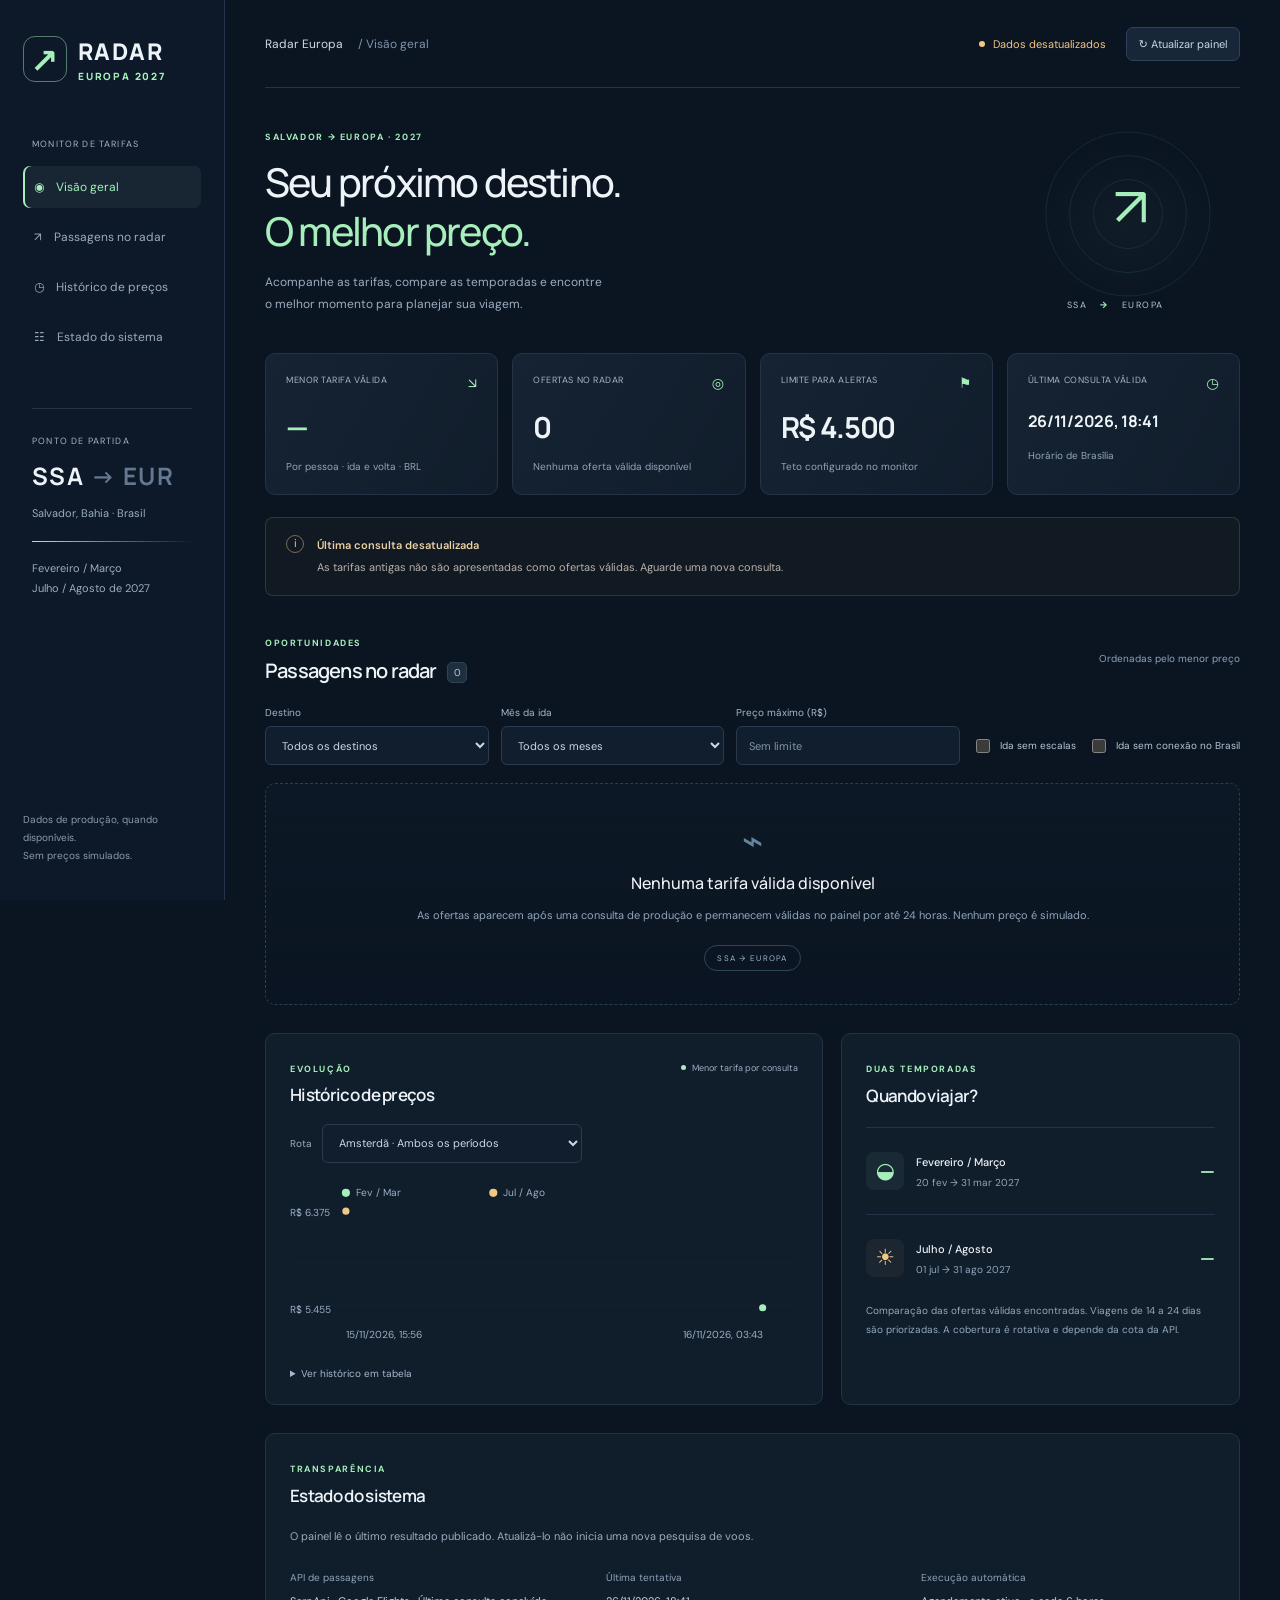
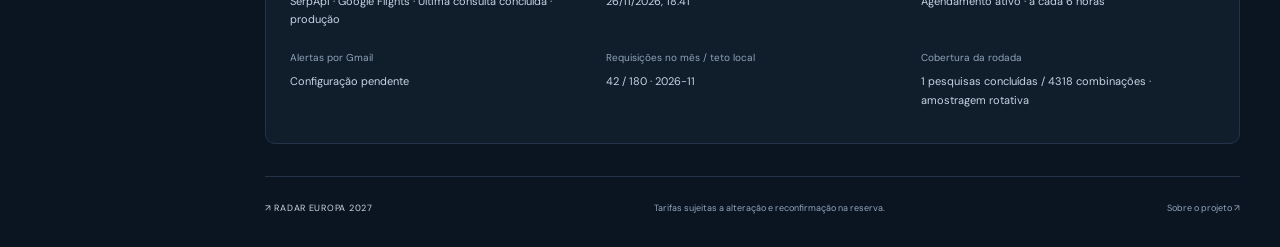
<file: radar-europa-2027/index.html>
<!doctype html>
<html lang="pt-BR"><head><meta charset="utf-8"><meta name="viewport" content="width=device-width,initial-scale=1"><meta name="theme-color" content="#0b1522"><meta name="description" content="Monitor de passagens de Salvador para a Europa em 2027. Tarifas, histórico e estado real das consultas."><title>Radar Europa 2027 · Salvador → Europa</title><link rel="stylesheet" href="styles.css"><script src="app.js?v=20261105-periodos-2" defer></script></head>
<body><a class="skip" href="#offers" aria-label="Passagens no radar">Pular para as ofertas</a><div class="app">
<aside class="sidebar"><a class="logo" href="./" aria-label="Radar Europa 2027, início"><span class="logo-icon">↗</span><span>RADAR<span class="logo-sub">EUROPA 2027</span></span></a><span class="nav-label">MONITOR DE TARIFAS</span><nav aria-label="Navegação principal"><a class="active" href="#overview" aria-label="Visão geral">◉ <span>Visão geral</span></a><a href="#offers" aria-label="Passagens no radar">↗ <span>Passagens no radar</span></a><a href="#history" aria-label="Histórico de preços">◷ <span>Histórico de preços</span></a><a href="#system" aria-label="Estado do sistema">☷ <span>Estado do sistema</span></a></nav><div class="origin"><span class="nav-label">PONTO DE PARTIDA</span><strong>SSA <span>→ EUR</span></strong><span>Salvador, Bahia · Brasil</span><div class="origin-line"></div><small>Fevereiro / Março<br>Julho / Agosto de 2027</small></div><div class="sidebar-foot">Dados de produção, quando disponíveis.<br>Sem preços simulados.</div></aside>
<main id="overview"><header class="topbar"><span class="breadcrumb">Radar Europa <span>/ Visão geral</span></span><div class="top-actions"><span class="status" id="api-badge">Carregando estado</span><button id="refresh" type="button" aria-label="Atualizar dados do painel">↻ <span>Atualizar painel</span></button></div></header>
<section class="intro"><div><div class="eyebrow">SALVADOR → EUROPA · 2027</div><h1>Seu próximo destino.<br><em>O melhor preço.</em></h1><p>Acompanhe as tarifas, compare as temporadas e encontre<br class="desktop"> o melhor momento para planejar sua viagem.</p></div><div class="radar-art" aria-hidden="true"><div class="orbit orbit1"></div><div class="orbit orbit2"></div><div class="orbit orbit3"></div><span class="radar-plane">↗</span><span class="radar-label">SSA <b>→</b> EUROPA</span></div></section>
<section class="metrics" aria-label="Resumo do monitor"><article><span class="metric-label">MENOR TARIFA VÁLIDA <span>↘</span></span><strong id="best">—</strong><small>Por pessoa · ida e volta · BRL</small></article><article><span class="metric-label">OFERTAS NO RADAR <span>◎</span></span><strong id="count">0</strong><small id="count-caption">Aguardando consulta de produção</small></article><article><span class="metric-label">LIMITE PARA ALERTAS <span>⚑</span></span><strong id="threshold">R$ 4.500</strong><small>Teto configurado no monitor</small></article><article><span class="metric-label">ÚLTIMA CONSULTA VÁLIDA <span>◷</span></span><strong class="date-value" id="updated">Não realizada</strong><small>Horário de Brasília</small></article></section>
<div class="notice" id="notice" role="status" aria-live="polite"><span class="notice-icon">i</span><div><strong id="notice-title">Lendo os dados do radar</strong><p id="notice-text">Carregando o último estado publicado.</p></div></div>
<section class="content-section" id="offers"><div class="section-heading"><div><span class="eyebrow">OPORTUNIDADES</span><h2>Passagens no radar <span class="counter" id="filtered-count">0</span></h2></div><span class="section-note">Ordenadas pelo menor preço</span></div><form class="filters" id="filters" aria-label="Filtrar passagens"><label>Destino<select id="destination"><option value="">Todos os destinos</option></select></label><label>Mês da ida<select id="month"><option value="">Todos os meses</option><option value="02">Fevereiro</option><option value="03">Março</option><option value="07">Julho</option><option value="08">Agosto</option></select></label><label>Preço máximo (R$)<input id="max-price" type="number" min="1" step="100" placeholder="Sem limite"></label><label class="check"><input type="checkbox" id="direct"> Ida sem escalas</label><label class="check"><input type="checkbox" id="no-domestic"> Ida sem conexão no Brasil</label></form><div class="offers-grid" id="offer-list" aria-live="polite"></div><div class="empty" id="empty"><span class="empty-icon">⌁</span><h3>Nenhuma tarifa verificada ainda</h3><p>As ofertas aparecem aqui após uma consulta de produção.<br>Você verá preços reais, datas, companhias e conexões.</p><span class="empty-pill">SSA → EUROPA</span></div></section>
<div class="analysis-grid"><section class="panel" id="history"><div class="section-heading"><div><span class="eyebrow">EVOLUÇÃO</span><h2>Histórico de preços</h2></div><span class="legend"><i></i> Menor tarifa por consulta</span></div><label class="history-select">Rota <select id="history-route" aria-label="Rota do gráfico"></select></label><div id="chart" class="chart"><div class="chart-empty">O gráfico será formado pelas consultas reais.<small>Amostras de rotas e períodos diferentes não são conectadas.</small></div></div><details><summary>Ver histórico em tabela</summary><div class="table-wrap"><table><thead><tr><th>Consulta</th><th>Rota</th><th>Período</th><th>Menor tarifa</th></tr></thead><tbody id="history-table"></tbody></table></div></details></section><section class="panel comparison"><span class="eyebrow">DUAS TEMPORADAS</span><h2>Quando viajar?</h2><div class="season"><span class="season-icon">◒</span><div><b>Fevereiro / Março</b><small>20 fev → 31 mar 2027</small></div><strong id="season-one">—</strong></div><div class="season"><span class="season-icon summer">☀</span><div><b>Julho / Agosto</b><small>01 jul → 31 ago 2027</small></div><strong id="season-two">—</strong></div><p class="comparison-note">Comparação das ofertas válidas encontradas. Viagens de 14 a 24 dias são priorizadas. A cobertura é rotativa e depende da cota da API.</p></section></div>
<section class="panel system" id="system"><div><span class="eyebrow">TRANSPARÊNCIA</span><h2>Estado do sistema</h2><p>O painel lê o último resultado publicado. Atualizá-lo não inicia uma nova pesquisa de voos.</p></div><dl><div><dt>API de passagens</dt><dd id="api-state">Carregando</dd></div><div><dt>Última tentativa</dt><dd id="attempt">—</dd></div><div><dt>Execução automática</dt><dd id="scheduler">Não confirmada</dd></div><div><dt>Alertas por Gmail</dt><dd id="email-state">Não confirmado</dd></div><div><dt>Requisições no mês / teto local</dt><dd id="quota">—</dd></div><div><dt>Cobertura da rodada</dt><dd id="coverage">Nenhuma consulta confirmada</dd></div></dl><p id="errors" class="system-error"></p></section>
<footer><span class="footer-brand">↗ RADAR EUROPA 2027</span><span>Tarifas sujeitas a alteração e reconfirmação na reserva.</span><a href="https://github.com/foxnove/site/tree/master/radar-europa-2027" target="_blank" rel="noopener noreferrer">Sobre o projeto ↗</a></footer>
</main></div></body></html>
</file>
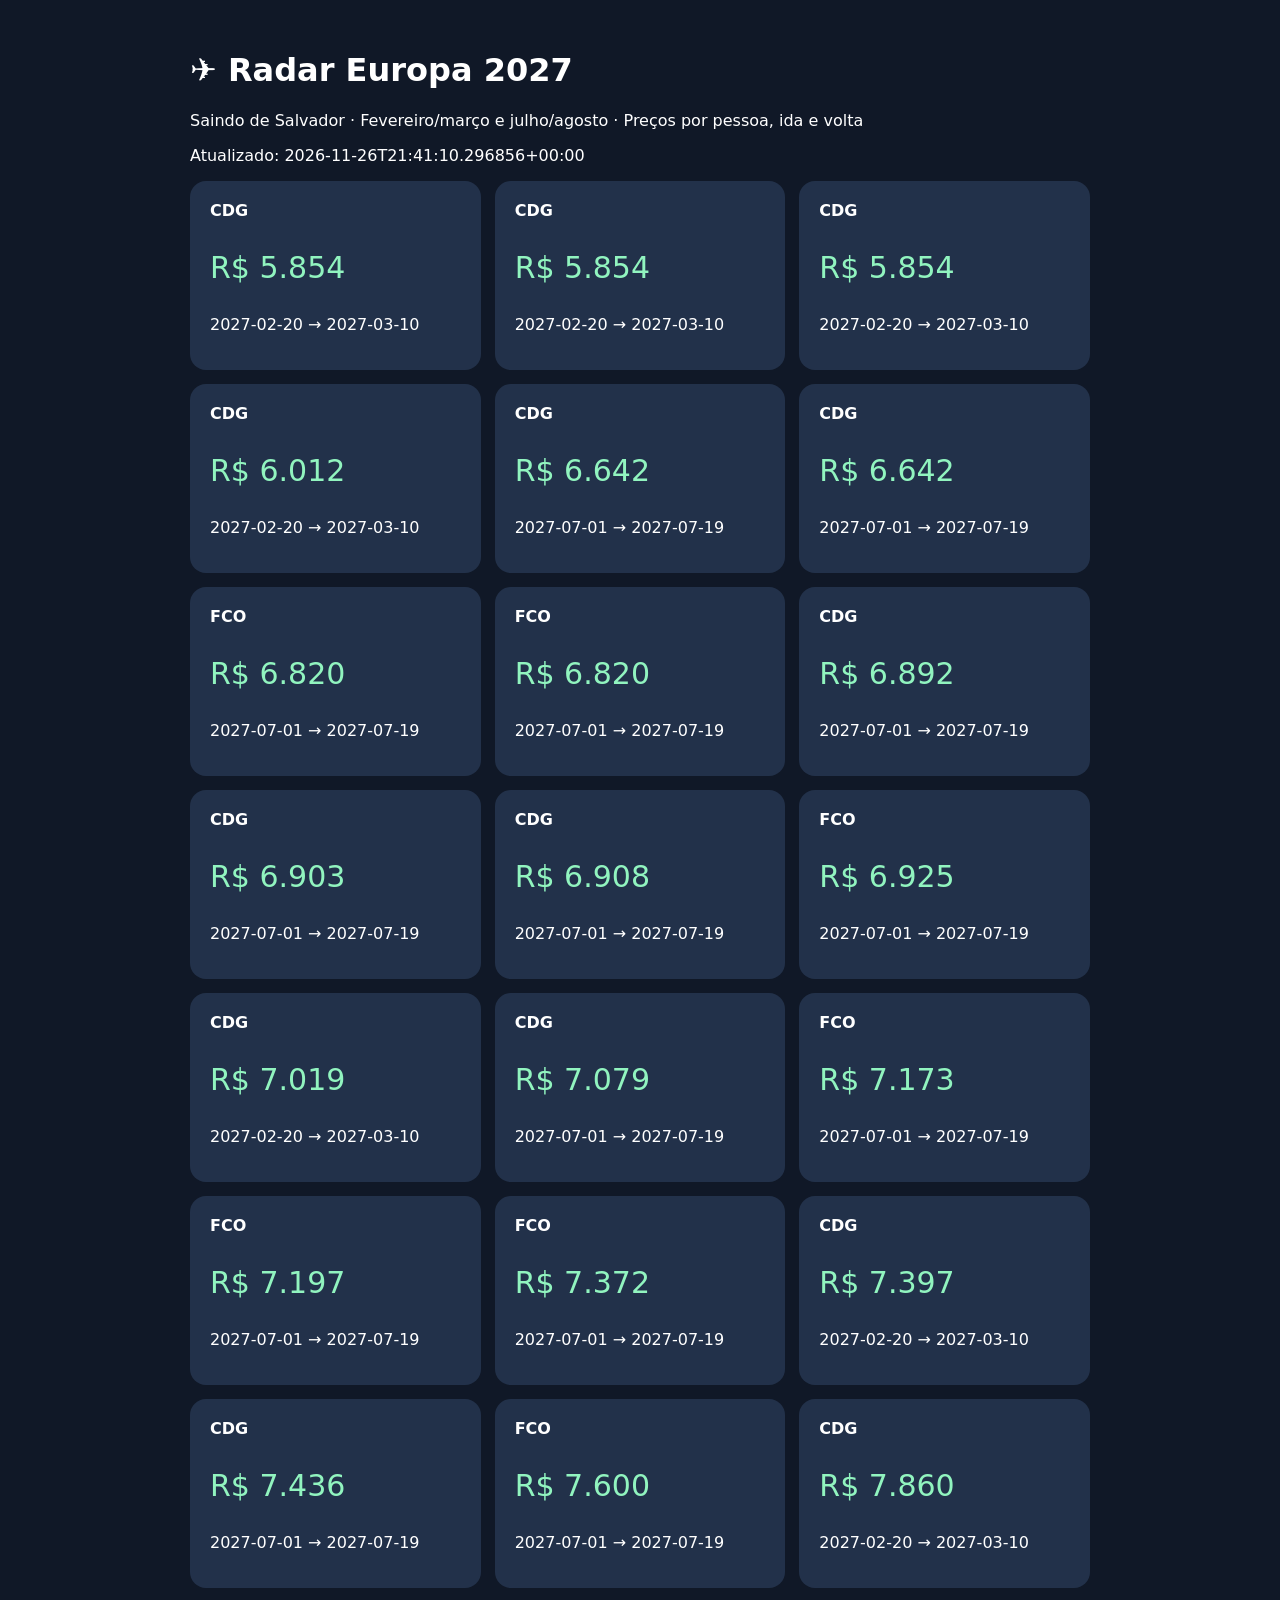
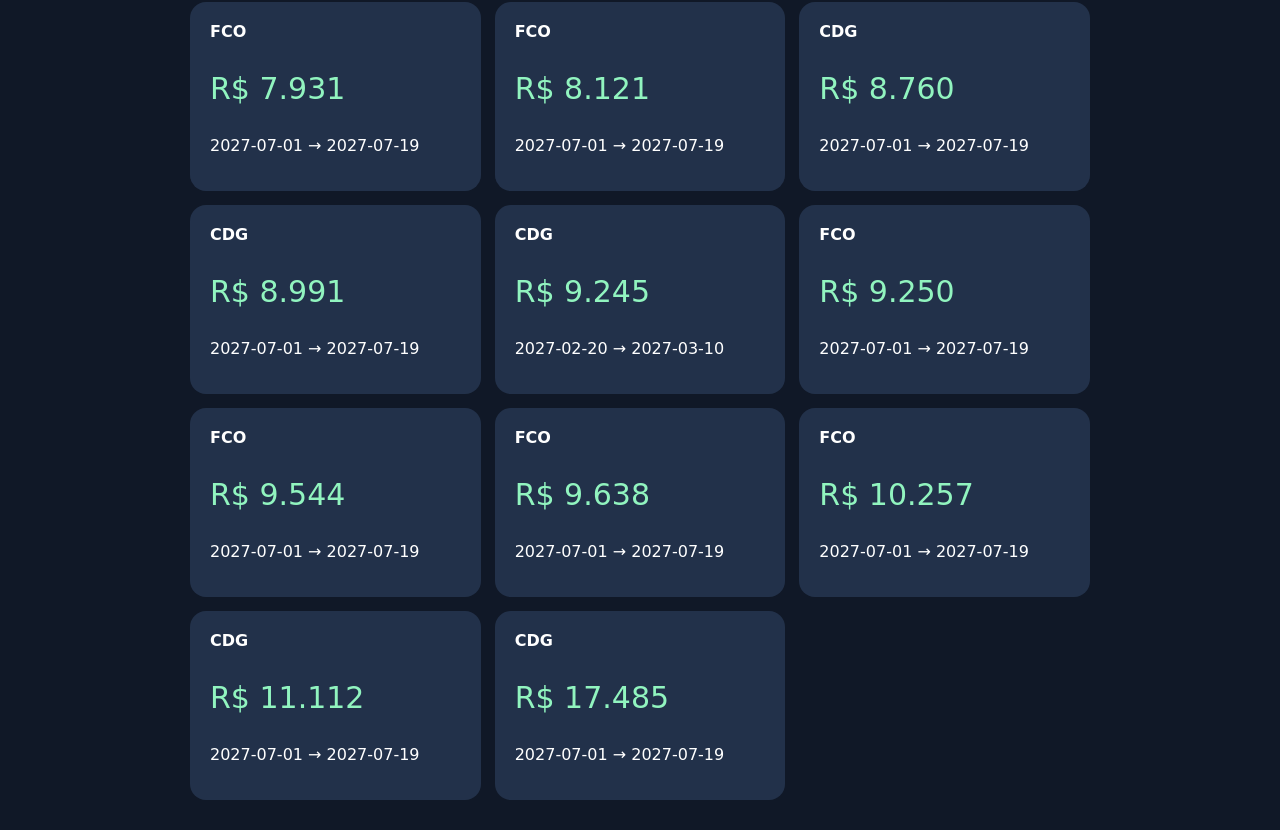
<file: radar-europa-2027/docs/index.html>
<!doctype html><html lang="pt-BR"><meta charset="utf-8"><meta name="viewport" content="width=device-width,initial-scale=1"><title>Radar Europa 2027</title><style>body{background:#101827;color:white;font:16px system-ui;margin:0}main{max-width:900px;margin:auto;padding:30px}.grid{display:grid;grid-template-columns:repeat(auto-fit,minmax(230px,1fr));gap:14px}.card{background:#22314a;padding:20px;border-radius:16px}.price{font-size:30px;color:#91f4bf}</style><main><h1>✈ Radar Europa 2027</h1><p>Saindo de Salvador · Fevereiro/março e julho/agosto · Preços por pessoa, ida e volta</p><p id="status">Aguardando dados reais.</p><div class="grid" id="offers"></div></main><script>fetch('data.json?'+Date.now()).then(r=>r.json()).then(d=>{document.querySelector('#status').textContent=d.updated_at?'Atualizado: '+d.updated_at:'Aguardando primeira consulta';document.querySelector('#offers').innerHTML=(d.offers||[]).map(o=>'<div class="card"><b>'+o.destination+'</b><p class="price">R$ '+o.price.toLocaleString('pt-BR')+'</p><p>'+o.departure+' → '+o.return+'</p></div>').join('')}).catch(()=>{})</script></html>
</file>
<file: radar-europa-2027/styles.css>
@import url('https://fonts.googleapis.com/css2?family=DM+Sans:wght@400;500;600;700&family=Manrope:wght@400;500;600;700;800&display=swap');
:root{color-scheme:dark;--bg:#0b1522;--panel:#111e2e;--line:#243347;--text:#edf3f7;--muted:#9bacc0;--green:#a6efbb;--amber:#f1c784;font-family:'DM Sans',system-ui,sans-serif}*{box-sizing:border-box}html{scroll-behavior:smooth;scroll-padding-top:20px}body{margin:0;background:var(--bg);color:var(--text);font-size:14px}a{color:inherit;text-decoration:none}button,input,select{font:inherit}button,a,input,select,summary{-webkit-tap-highlight-color:transparent}button:focus-visible,a:focus-visible,input:focus-visible,select:focus-visible,summary:focus-visible{outline:2px solid var(--green);outline-offset:4px}button{cursor:pointer}.skip{position:fixed;top:-100px;left:10px;z-index:9;background:var(--green);color:#0b1522;padding:12px}.skip:focus{top:10px}.app{display:grid;grid-template-columns:225px minmax(0,1fr);min-height:100vh}.sidebar{border-right:1px solid var(--line);background:#0d1928;padding:35px 23px;display:flex;flex-direction:column;position:sticky;top:0;height:100vh}.logo{display:flex;gap:11px;align-items:center;font-family:Manrope,system-ui,sans-serif;font-weight:800;font-size:23px;letter-spacing:.06em}.logo-icon{display:grid;place-items:center;border:1px solid #a6efbb77;border-radius:12px;color:var(--green);font-size:34px;width:44px;height:46px}.logo-sub{display:block;font-size:10px;letter-spacing:.18em;color:var(--green);margin-top:2px}.nav-label{font-size:9px;letter-spacing:.13em;color:#a6b3c3}.sidebar>.nav-label{margin:55px 9px 16px}nav{display:grid;gap:8px}nav a{display:flex;gap:12px;align-items:center;padding:13px 11px;font-size:12px;color:var(--muted);border-radius:7px}nav a.active{background:#a6efbb10;color:var(--green);box-shadow:inset 2px 0 var(--green)}nav a:hover{background:#a6efbb12}.origin{margin:50px 9px 0;padding-top:26px;border-top:1px solid var(--line);display:flex;flex-direction:column;gap:12px}.origin strong{font-family:Manrope,sans-serif;font-size:24px;letter-spacing:.06em}.origin strong span{color:#647991}.origin>span:not(.nav-label),.origin small{color:var(--muted);font-size:11px;line-height:1.8}.origin-line{height:1px;background:linear-gradient(90deg,var(--green),transparent);margin:5px 0}.sidebar-foot{margin-top:auto;padding-top:40px;color:#8a9aae;font-size:10px;line-height:1.8}main{padding:0 40px;max-width:1540px;width:100%;margin:auto}.topbar{height:88px;border-bottom:1px solid var(--line);display:flex;justify-content:space-between;align-items:center;gap:15px}.breadcrumb{font-size:12px;color:#cfdae6}.breadcrumb span{color:#7f93ab;margin-left:12px}.top-actions{display:flex;gap:20px;align-items:center}.status{font-size:11px;color:var(--amber);display:flex;align-items:center;gap:8px}.status:before{content:'';width:6px;height:6px;border-radius:50%;background:currentColor}.status.healthy{color:var(--green)}button{background:#172638;color:#cbd7e5;border:1px solid #304158;border-radius:7px;padding:9px 12px;font-size:11px}button:hover{border-color:var(--green)}button:disabled{opacity:.5;cursor:wait}.intro{display:flex;justify-content:space-between;align-items:center;padding:43px 0 37px}.eyebrow{font-size:9px;letter-spacing:.18em;font-weight:700;color:var(--green)}h1,h2,h3{font-family:Manrope,system-ui,sans-serif}h1{font-size:clamp(27px,3.1vw,43px);font-weight:500;line-height:1.23;letter-spacing:-.045em;margin:15px 0}h1 em{font-style:normal;color:var(--green)}.intro p{color:var(--muted);font-size:12px;line-height:1.9;margin:0}.radar-art{width:225px;height:185px;position:relative;flex-shrink:0;background:radial-gradient(ellipse,#a6efbb09,transparent 70%)}.orbit{position:absolute;border:1px solid #a6efbb16;border-radius:50%;left:50%;top:45%;transform:translate(-50%,-50%)}.orbit1{width:165px;height:165px}.orbit2{width:118px;height:118px}.orbit3{width:70px;height:70px}.radar-plane{position:absolute;top:40px;left:99px;font-size:55px;color:var(--green);font-weight:400}.radar-label{position:absolute;bottom:5px;left:52px;font-size:9px;letter-spacing:.15em;color:#b4c4d6}.radar-label b{margin:0 10px;color:var(--green)}.metrics{display:grid;grid-template-columns:repeat(4,minmax(0,1fr));gap:14px}.metrics article{border:1px solid var(--line);border-radius:10px;background:linear-gradient(120deg,#152333,#111d2b);padding:20px;min-height:139px}.metric-label{display:flex;justify-content:space-between;gap:6px;font-size:9px;letter-spacing:.06em;color:#a7b5c7}.metric-label>span{font-size:14px;color:var(--green)}.metrics strong{display:block;font-family:Manrope,sans-serif;font-size:29px;letter-spacing:-.04em;margin:15px 0 9px}.metrics article:first-child strong{color:var(--green)}.metrics strong.date-value{font-size:16px;letter-spacing:-.02em;line-height:1.8}.metrics small{font-size:10px;color:#93a5ba}.notice{display:flex;align-items:flex-start;gap:13px;padding:17px 20px;border:1px solid #d3a75b33;background:#d3a75b08;border-radius:8px;margin:22px 0 36px}.notice-icon{border:1px solid #d8b07488;border-radius:50%;color:var(--amber);font-size:11px;width:18px;height:18px;text-align:center;flex-shrink:0}.notice strong{font-size:11px;font-weight:600;color:#ead0a5}.notice p{font-size:11px;line-height:1.8;color:#b7b1a9;margin:5px 0 0}.section-heading{display:flex;align-items:center;justify-content:space-between;gap:16px}.section-heading h2{margin:7px 0 0}h2{font-size:20px;font-weight:600;letter-spacing:-.04em;margin:8px 0 20px}.counter{display:inline-block;background:#1e3040;border:1px solid #304354;border-radius:5px;font:10px 'DM Sans',sans-serif;padding:3px 6px;vertical-align:middle;margin-left:7px;color:#b8c9d9}.section-note{color:#8fa2b9;font-size:10px}.filters{display:flex;flex-wrap:wrap;align-items:end;gap:12px;margin:22px 0 18px}.filters>label:not(.check){display:grid;gap:7px;font-size:10px;color:#a6b6c9;flex:1;min-width:130px}.filters input:not([type=checkbox]),select{width:100%;padding:10px 12px;min-height:39px;color:#cbd8e6;background:#111e2d;border:1px solid #2a3b4f;border-radius:6px;font-size:11px}.filters input::placeholder{color:#8195ad}.filters .check{display:flex;align-items:center;gap:7px;font-size:10px;color:#b7c5d5;min-height:39px}input[type=checkbox]{accent-color:var(--green);width:14px;height:14px}.empty{border:1px dashed #2a3e53;border-radius:10px;background:linear-gradient(#101d2a77,#101c2900);padding:33px 20px;text-align:center}.empty-icon{display:block;color:#66859c;font-size:36px}.empty h3{font-size:16px;font-weight:500;margin:8px}.empty p{font-size:11px;line-height:1.9;color:#91a5bb}.empty-pill{display:inline-block;font-size:8px;letter-spacing:.16em;border:1px solid #2f4559;color:#9cb6c9;border-radius:30px;padding:7px 12px;margin-top:8px}.offers-grid{display:grid;grid-template-columns:repeat(3,minmax(0,1fr));gap:13px}.offer{padding:21px;background:var(--panel);border:1px solid var(--line);border-radius:10px}.offer-top{display:flex;justify-content:space-between;align-items:center;gap:10px}.route-code{font-size:10px;color:#a1b5ca;letter-spacing:.1em}.deal{font-size:9px;background:#a6efbb16;color:var(--green);border-radius:4px;padding:5px 7px}.offer h3{font-size:21px;margin:13px 0 16px}.offer .price{font:700 29px Manrope,sans-serif;color:var(--green);letter-spacing:-.05em}.offer .caption{font-size:9px;color:#9baec2;margin:5px 0 17px}.offer-info{border-top:1px solid var(--line);padding-top:13px;color:#b9c7d7;font-size:11px;line-height:1.9}.offer-info p{margin:5px 0}.route-tag{color:var(--green)}.analysis-grid{display:grid;grid-template-columns:1.4fr 1fr;gap:18px;margin:28px 0}.panel{padding:24px;background:#101d2b;border:1px solid var(--line);border-radius:10px;min-width:0}.panel .section-heading{align-items:start}.panel h2{font-size:17px}.legend{font-size:9px;color:#9cafc2;display:flex;align-items:center;gap:6px;white-space:nowrap;padding-top:4px}.legend i{width:5px;height:5px;border-radius:50%;background:var(--green)}.history-select{display:flex;align-items:center;gap:10px;color:var(--muted);font-size:10px;margin-top:18px}.history-select select{max-width:260px}.chart{height:175px;margin-top:14px;display:flex;align-items:center;justify-content:center;background:repeating-linear-gradient(to bottom,transparent,transparent 42px,#8fa1b00a 43px)}.chart-empty{text-align:center;color:#a6b7c8;font-size:11px}.chart-empty small{display:block;font-size:9px;color:#8b9eb3;margin-top:10px}.chart svg{width:100%;height:100%;overflow:visible}.chart-label{fill:#9aafc5;font-size:10px}.season{display:flex;gap:12px;align-items:center;border-top:1px solid var(--line);padding:24px 0}.season:first-of-type{margin-top:20px}.season-icon{display:grid;place-items:center;background:#a6efbb10;color:var(--green);font-size:22px;width:38px;height:38px;border-radius:8px}.summer{background:#f1c7840d;color:var(--amber)}.season b{font-size:11px;font-weight:500}.season small{display:block;font-size:10px;color:#91a5bb;margin-top:6px}.season strong{margin-left:auto;font-family:Manrope,sans-serif;font-size:19px;color:var(--green)}.comparison-note{color:#94a8bf;font-size:10px;line-height:1.9;margin:0}.system{margin:0 0 32px}.system>div>p{font-size:11px;line-height:1.8;color:var(--muted)}.system dl{display:grid;grid-template-columns:repeat(3,minmax(0,1fr));gap:22px;margin:24px 0 5px}.system dt{font-size:10px;color:#8fa4bc}.system dd{font-size:11px;color:#c6d4e3;margin:8px 0 0;line-height:1.7}.system-error{font-size:10px;color:var(--amber);line-height:1.8}details{margin-top:15px;color:#a4b9cf;font-size:10px}summary{cursor:pointer}.table-wrap{overflow-x:auto}table{width:100%;border-collapse:collapse;margin-top:10px;font-size:10px;text-align:left}td,th{padding:8px;border-bottom:1px solid var(--line);white-space:nowrap}th{color:#92a8bf;font-weight:500}footer{display:flex;justify-content:space-between;gap:20px;border-top:1px solid var(--line);padding:23px 0 30px;font-size:9px;color:#92a6be;line-height:1.8}.footer-brand{color:#c8d6e2;letter-spacing:.08em}footer a:hover{color:var(--green)}[hidden]{display:none!important}
@media(min-width:1600px){main{padding:0 60px}.intro{padding:55px 0}.metrics article{padding:25px}}
@media(max-width:1150px){.app{grid-template-columns:190px minmax(0,1fr)}.sidebar{padding:30px 16px}main{padding:0 25px}.metrics{grid-template-columns:repeat(2,minmax(0,1fr))}.radar-art{width:170px;transform:scale(.85)}.offers-grid{grid-template-columns:repeat(2,minmax(0,1fr))}.analysis-grid{grid-template-columns:1fr}.system dl{grid-template-columns:repeat(2,minmax(0,1fr))}}
@media(max-width:700px){.app{display:block}.sidebar{position:static;height:auto;padding:20px;border-right:0;border-bottom:1px solid var(--line);flex-direction:row;align-items:center;justify-content:space-between}.logo{font-size:18px}.logo-icon{width:35px;height:37px;font-size:27px}.logo-sub{font-size:8px}.sidebar>.nav-label,.origin,.sidebar-foot{display:none}nav{display:flex;gap:2px}nav a{padding:8px;font-size:17px}nav a span{display:none}nav a.active{box-shadow:inset 0 -2px var(--green)}main{padding:0 18px}.topbar{height:65px}.breadcrumb{display:none}.top-actions{width:100%;justify-content:space-between;gap:8px}.intro{padding:31px 0}.intro h1{font-size:30px}.intro p{font-size:11px}.radar-art{display:none}.desktop{display:none}.metrics{gap:10px}.metrics article{padding:15px;min-height:126px}.metric-label{font-size:8px}.metrics strong{font-size:25px}.metrics small{font-size:9px;line-height:1.6}.metrics strong.date-value{font-size:14px}.notice{padding:15px;margin-bottom:29px}.section-heading{gap:10px}.section-note{font-size:9px;max-width:100px;text-align:right}.filters{gap:10px}.filters>label:not(.check){min-width:calc(50% - 10px)}.filters>label:nth-child(3){flex-basis:100%}.filters .check{font-size:10px}.offers-grid{grid-template-columns:1fr}.panel{padding:19px}.panel .section-heading{display:block}.legend{margin-top:13px}.system dl{gap:22px 16px}.system dd{font-size:10px}.empty{padding:27px 14px}.analysis-grid{margin:22px 0}.season{gap:9px}.season strong{font-size:17px}footer{flex-wrap:wrap;gap:8px 20px}footer>span:nth-child(2){order:3;flex-basis:100%}.footer-brand{margin-right:auto}}
@media(prefers-reduced-motion:reduce){html{scroll-behavior:auto}}
</file>
